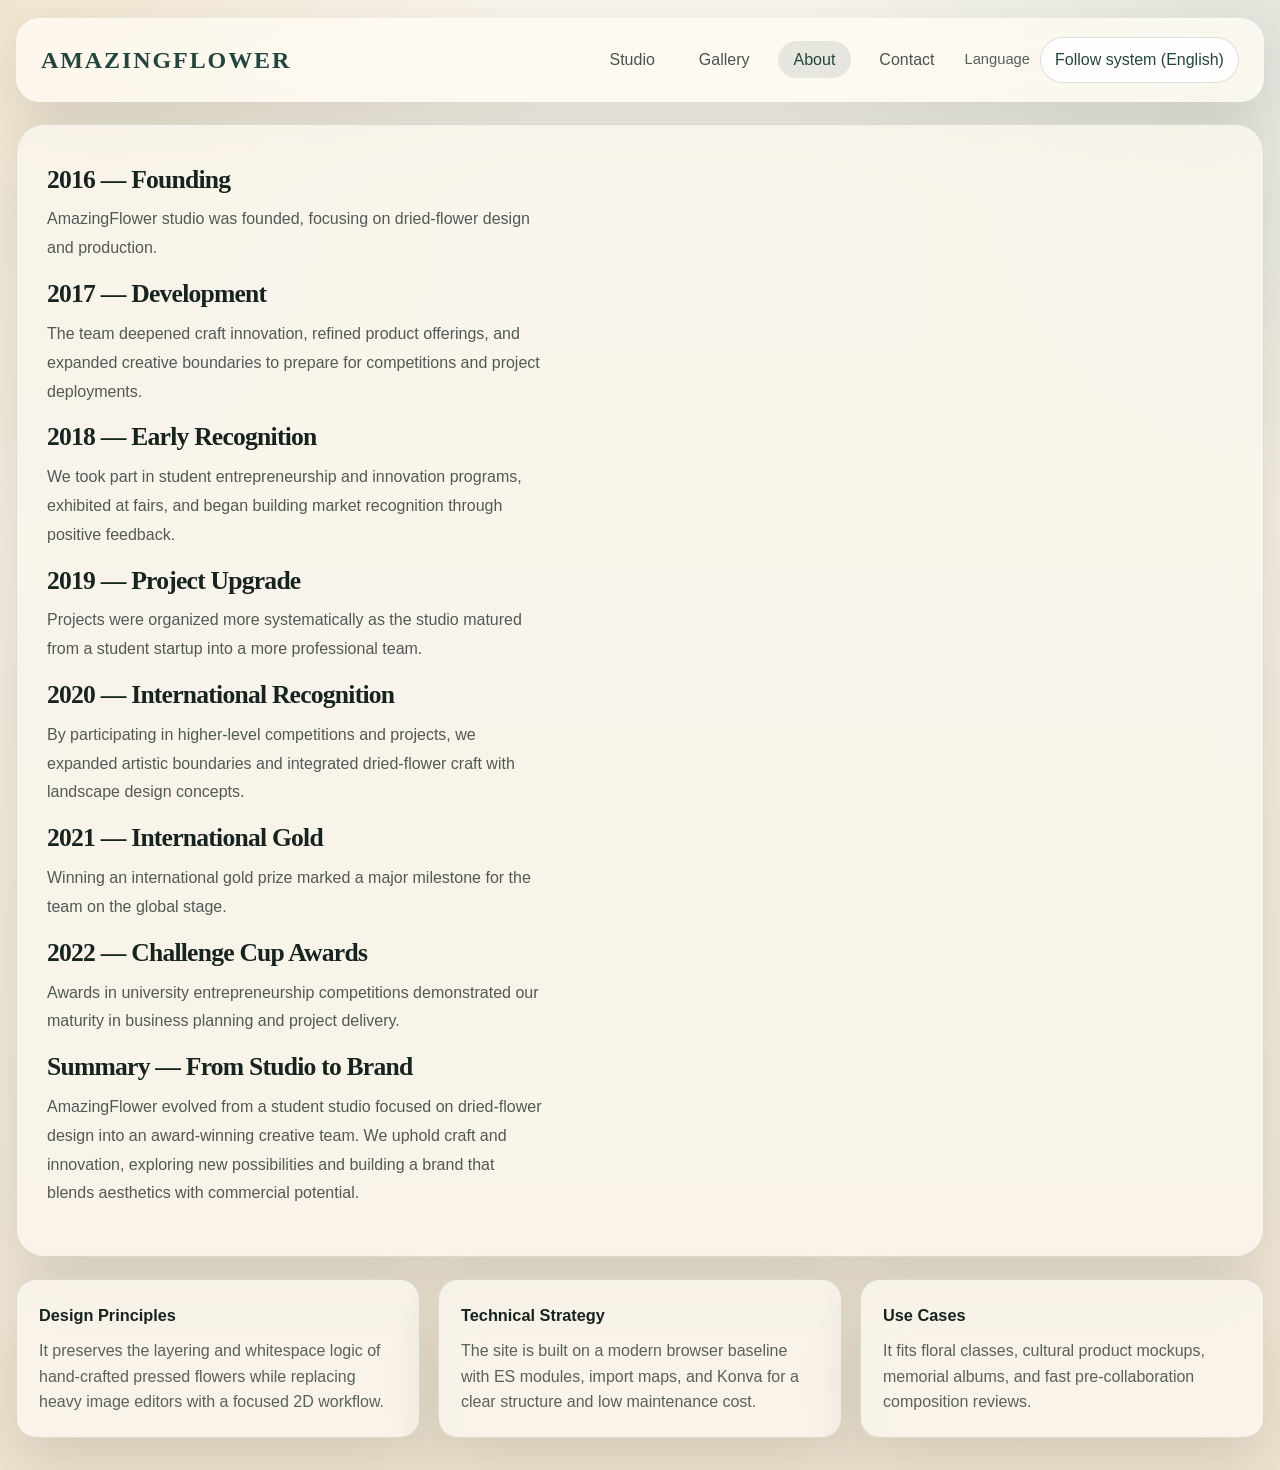
<file: aboutUs.html>
<!DOCTYPE html>
<html lang="zh-CN">
<head>
    <meta charset="UTF-8">
    <meta name="viewport" content="width=device-width, initial-scale=1.0">
    <title data-i18n="page.about.metaTitle">关于我们</title>
    <link rel="stylesheet" href="./style/index.css">
    <link rel="modulepreload" href="./script/pages/static-page.js" crossorigin="anonymous">
    <script type="module" src="./script/pages/static-page.js" crossorigin="anonymous"></script>
</head>
<body class="page page--content">
    <nav class="navbar">
        <a href="./index.html" class="logo" data-i18n="app.brand">哎呀花 - 云押花平台</a>
        <div class="navbar__actions">
            <ul class="nav-links">
                <li><a href="./index.html" data-i18n="nav.studio">编辑台</a></li>
                <li><a href="./gallery.html" data-i18n="nav.gallery">作品展示</a></li>
                <li><a href="./aboutUs.html" aria-current="page" data-i18n="nav.about">关于我们</a></li>
                <li><a href="./contact.html" data-i18n="nav.contact">联系方式</a></li>
            </ul>
            <label class="locale-picker">
                <span class="locale-picker__label" data-i18n="locale.label">语言</span>
                <select class="locale-picker__select" data-locale-select></select>
            </label>
        </div>
    </nav>

    <main class="content-shell">
        <section class="content-hero about-timeline">
            <h1 class="panel__title" data-i18n="page.about.timeline.2016.title">2016年 · 创立起步</h1>
            <p class="panel__lead" data-i18n="page.about.timeline.2016.body">Loading ...</p>

            <h2 class="panel__title" data-i18n="page.about.timeline.2017.title">2017年 · 沉淀积累</h2>
            <p class="panel__lead" data-i18n="page.about.timeline.2017.body">Loading ...</p>

            <h2 class="panel__title" data-i18n="page.about.timeline.2018.title">2018年 · 初露锋芒</h2>
            <p class="panel__lead" data-i18n="page.about.timeline.2018.body">Loading ...</p>

            <h2 class="panel__title" data-i18n="page.about.timeline.2019.title">2019年 · 项目升级</h2>
            <p class="panel__lead" data-i18n="page.about.timeline.2019.body">Loading ...</p>

            <h2 class="panel__title" data-i18n="page.about.timeline.2020.title">2020年 · 国际认可</h2>
            <p class="panel__lead" data-i18n="page.about.timeline.2020.body">Loading ...</p>

            <h2 class="panel__title" data-i18n="page.about.timeline.2021.title">2021年 · 国际金奖</h2>
            <p class="panel__lead" data-i18n="page.about.timeline.2021.body">Loading ...</p>

            <h2 class="panel__title" data-i18n="page.about.timeline.2022.title">2022年 · 挑战杯双奖</h2>
            <p class="panel__lead" data-i18n="page.about.timeline.2022.body">Loading ...</p>

            <h2 class="panel__title" data-i18n="page.about.timeline.summary.title">总结：从工作室到品牌</h2>
            <p class="panel__lead" data-i18n="page.about.timeline.summary.body">Loading ...</p>

        </section>
        <section class="info-grid">
            <article class="info-card">
                <h2 data-i18n="page.about.card1.title">设计原则</h2>
                <p data-i18n="page.about.card1.body">优先保留手工押花的层次感与留白逻辑，用轻量化 2D 编辑器代替笨重的图像处理流程。</p>
            </article>
            <article class="info-card">
                <h2 data-i18n="page.about.card2.title">技术策略</h2>
                <p data-i18n="page.about.card2.body">站点采用现代浏览器基线、ES Modules、Import Map 与 Konva，强调清晰结构与低维护成本。</p>
            </article>
            <article class="info-card">
                <h2 data-i18n="page.about.card3.title">适用场景</h2>
                <p data-i18n="page.about.card3.body">适合花艺课程、文创打样、纪念花册排版和线上协作前的快速构图讨论。</p>
            </article>
        </section>
    </main>
</body>
</html>
</file>
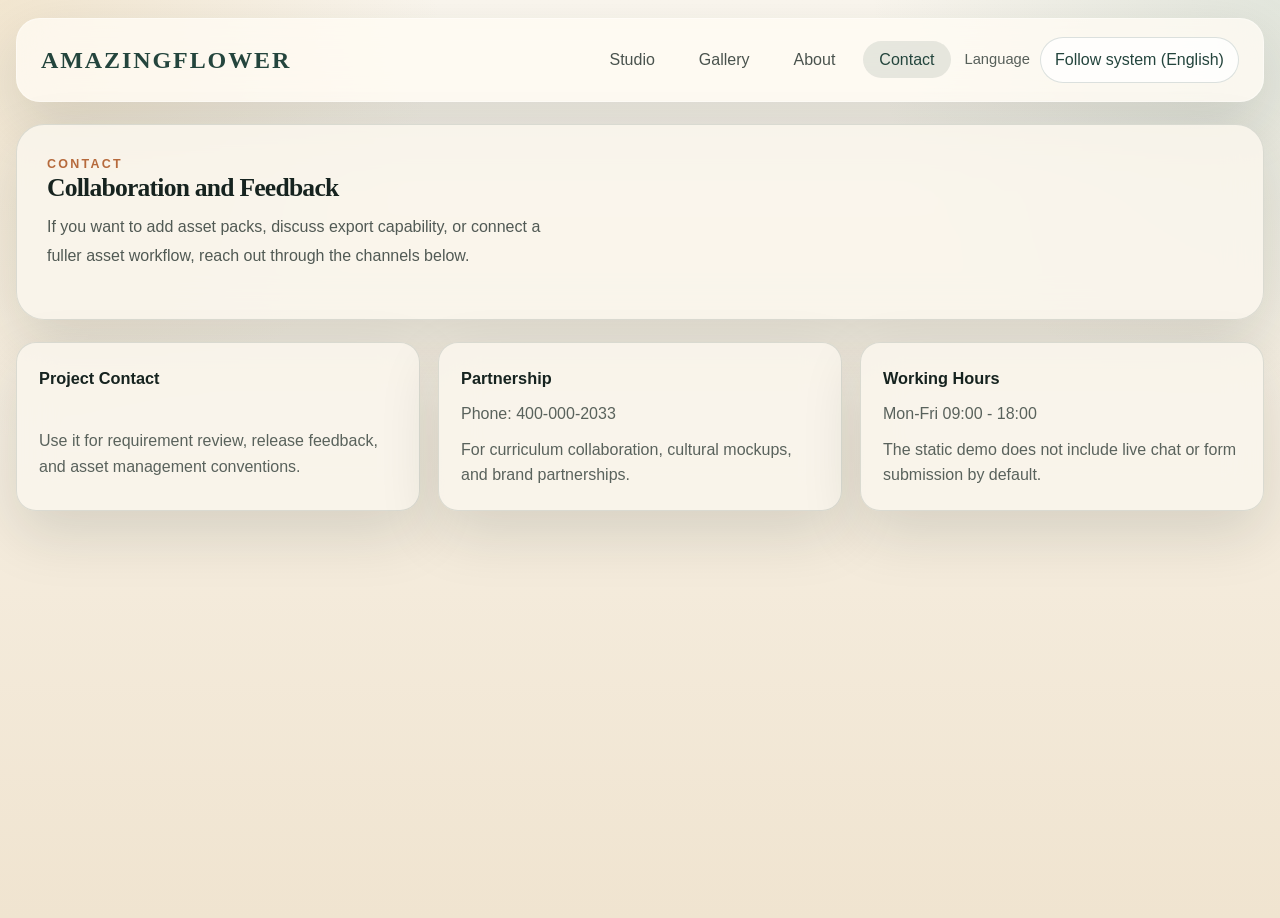
<file: contact.html>
<!DOCTYPE html>
<html lang="zh-CN">
<head>
    <meta charset="UTF-8">
    <meta name="viewport" content="width=device-width, initial-scale=1.0">
    <title data-i18n="page.contact.metaTitle">联系方式</title>
    <link rel="stylesheet" href="./style/index.css">
    <link rel="modulepreload" href="./script/pages/static-page.js" crossorigin="anonymous">
    <script type="module" src="./script/pages/static-page.js" crossorigin="anonymous"></script>
</head>
<body class="page page--content">
    <nav class="navbar">
        <a href="./index.html" class="logo" data-i18n="app.brand">哎呀花 - 云押花平台</a>
        <div class="navbar__actions">
            <ul class="nav-links">
                <li><a href="./index.html" data-i18n="nav.studio">编辑台</a></li>
                <li><a href="./gallery.html" data-i18n="nav.gallery">作品展示</a></li>
                <li><a href="./aboutUs.html" data-i18n="nav.about">关于我们</a></li>
                <li><a href="./contact.html" aria-current="page" data-i18n="nav.contact">联系方式</a></li>
            </ul>
            <label class="locale-picker">
                <span class="locale-picker__label" data-i18n="locale.label">语言</span>
                <select class="locale-picker__select" data-locale-select></select>
            </label>
        </div>
    </nav>

    <main class="content-shell">
        <section class="content-hero">
            <p class="panel__eyebrow" data-i18n="page.contact.eyebrow">Contact</p>
            <h1 class="panel__title" data-i18n="page.contact.title">协作与反馈</h1>
            <p class="panel__lead" data-i18n="page.contact.lead">如果你要追加素材包、讨论导出能力或接入更完整的花材管理流程，可以从以下通道联系维护者。</p>
        </section>

        <section class="info-grid">
            <article class="info-card">
                <h2 data-i18n="page.contact.card1.title">项目沟通</h2>
                <p data-i18n="page.contact.card1.body1"></p>
                <p data-i18n="page.contact.card1.body2">用于需求整理、版本反馈与素材管理约定。</p>
            </article>
            <article class="info-card">
                <h2 data-i18n="page.contact.card2.title">合作咨询</h2>
                <p data-i18n="page.contact.card2.body1">电话：400-000-2033</p>
                <p data-i18n="page.contact.card2.body2">面向课程共建、文创试样与品牌合作。</p>
            </article>
            <article class="info-card">
                <h2 data-i18n="page.contact.card3.title">工作时间</h2>
                <p data-i18n="page.contact.card3.body1">周一至周五 09:00 - 18:00</p>
                <p data-i18n="page.contact.card3.body2">静态站点演示环境默认不包含在线客服与表单提交。</p>
            </article>
        </section>
    </main>
</body>
</html>
</file>
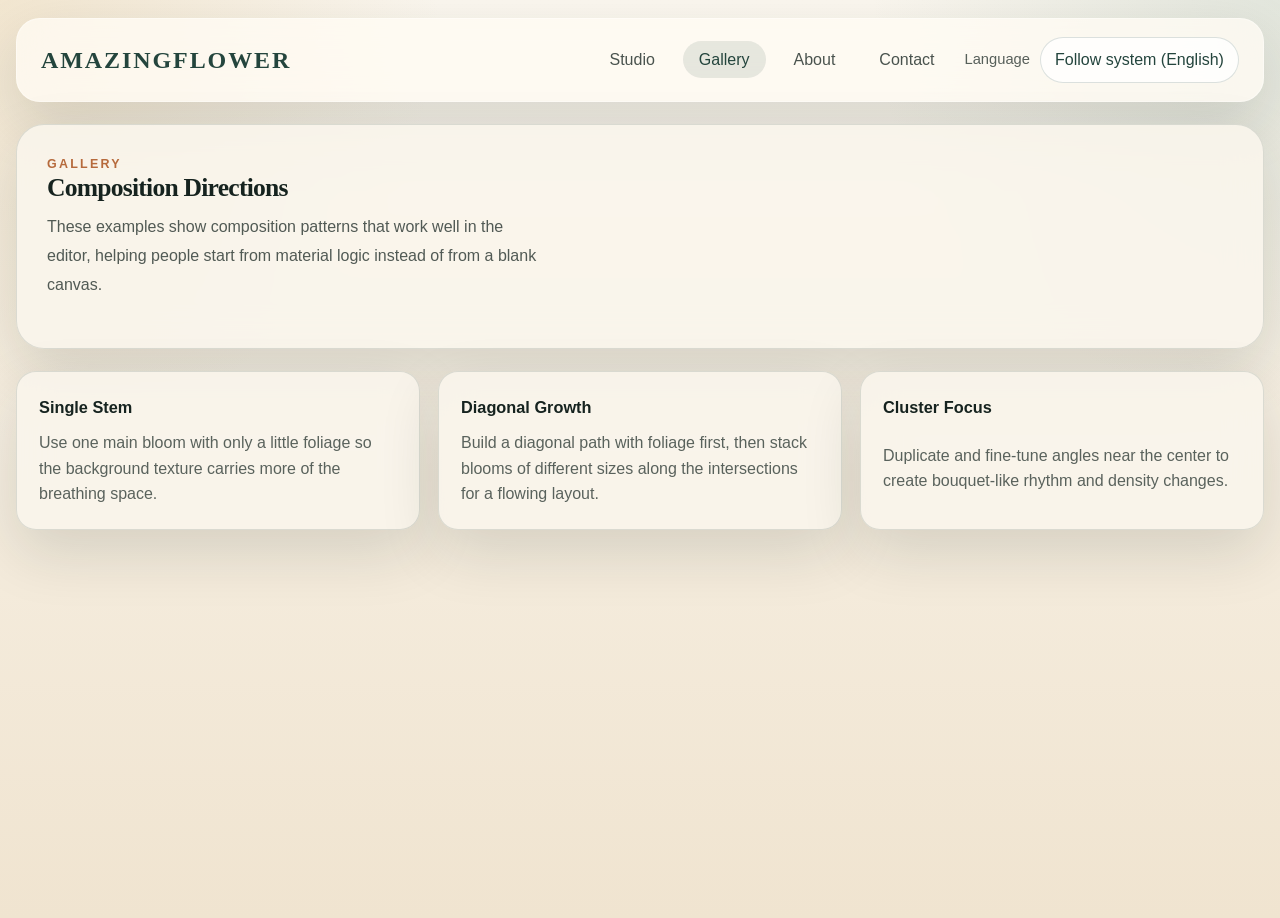
<file: gallery.html>
<!DOCTYPE html>
<html lang="zh-CN">
<head>
    <meta charset="UTF-8">
    <meta name="viewport" content="width=device-width, initial-scale=1.0">
    <title data-i18n="page.gallery.metaTitle">作品展示</title>
    <link rel="stylesheet" href="./style/index.css">
    <link rel="modulepreload" href="./script/pages/static-page.js" crossorigin="anonymous">
    <script type="module" src="./script/pages/static-page.js" crossorigin="anonymous"></script>
</head>
<body class="page page--content">
    <nav class="navbar">
        <a href="./index.html" class="logo" data-i18n="app.brand">哎呀花 - 云押花平台</a>
        <div class="navbar__actions">
            <ul class="nav-links">
                <li><a href="./index.html" data-i18n="nav.studio">编辑台</a></li>
                <li><a href="./gallery.html" aria-current="page" data-i18n="nav.gallery">作品展示</a></li>
                <li><a href="./aboutUs.html" data-i18n="nav.about">关于我们</a></li>
                <li><a href="./contact.html" data-i18n="nav.contact">联系方式</a></li>
            </ul>
            <label class="locale-picker">
                <span class="locale-picker__label" data-i18n="locale.label">语言</span>
                <select class="locale-picker__select" data-locale-select></select>
            </label>
        </div>
    </nav>

    <main class="content-shell">
        <section class="content-hero">
            <p class="panel__eyebrow" data-i18n="page.gallery.eyebrow">Gallery</p>
            <h1 class="panel__title" data-i18n="page.gallery.title">构图方向示例</h1>
            <p class="panel__lead" data-i18n="page.gallery.lead">这里展示的是几种适合在电子押花编辑台中快速试排的构图逻辑，帮助使用者从素材开始而不是从空白画布开始。</p>
        </section>

        <section class="info-grid">
            <article class="info-card">
                <h2 data-i18n="page.gallery.card1.title">单枝留白</h2>
                <p data-i18n="page.gallery.card1.body">以一朵主花搭配少量叶材，让背景纹理承担更多视觉呼吸感。</p>
            </article>
            <article class="info-card">
                <h2 data-i18n="page.gallery.card2.title">对角生长</h2>
                <p data-i18n="page.gallery.card2.body">使用叶片先建立斜向路径，再在交点堆叠不同尺寸的花朵，构成流动式布局。</p>
            </article>
            <article class="info-card">
                <h2 data-i18n="page.gallery.card3.title">簇状聚焦</h2>
                <p data-i18n="page.gallery.card3.body">在中心区域连续复制并细调角度，用重复节奏做出花束感与密度变化。</p>
            </article>
        </section>
    </main>
</body>
</html>
</file>
<file: style/index.css>
:root {
    --paper: #f5efe2;
    --paper-strong: #ece2cf;
    --sand: #ddc8a3;
    --moss: #24453d;
    --moss-soft: #355a52;
    --ink: #16231f;
    --accent: #b66a3c;
    --accent-soft: #d88b58;
    --panel: rgba(250, 245, 236, 0.88);
    --panel-border: rgba(36, 69, 61, 0.14);
    --shadow: 0 22px 60px rgba(20, 32, 28, 0.14);
    --radius-xl: 28px;
    --radius-lg: 20px;
    --radius-md: 14px;
    --content-width: min(1280px, calc(100vw - 32px));
    color-scheme: light;
}

* {
    box-sizing: border-box;
    margin: 0;
    padding: 0;
}

[hidden] {
    display: none !important;
}

html {
    background:
        radial-gradient(circle at top left, rgba(214, 177, 111, 0.24), transparent 28%),
        radial-gradient(circle at top right, rgba(116, 154, 139, 0.18), transparent 26%),
        linear-gradient(180deg, #fbf7ef 0%, #f0e4d0 100%);
}

body {
    color: var(--ink);
    font-family: "Noto Sans SC", "PingFang SC", "Microsoft YaHei", "Segoe UI", sans-serif;
    line-height: 1.6;
    min-height: 100vh;
}

img {
    display: block;
    max-width: 100%;
}

button,
input,
textarea,
select {
    font: inherit;
}

a {
    color: inherit;
}

.page {
    min-height: 100vh;
}

.navbar {
    align-items: center;
    backdrop-filter: blur(18px);
    background: rgba(255, 251, 244, 0.78);
    border: 1px solid rgba(255, 255, 255, 0.35);
    border-radius: 24px;
    box-shadow: var(--shadow);
    display: flex;
    justify-content: space-between;
    margin: 18px auto 0;
    padding: 18px 24px;
    width: var(--content-width);
}

.navbar__actions {
    align-items: center;
    display: flex;
    flex-wrap: wrap;
    gap: 14px;
    justify-content: flex-end;
}

.logo {
    color: var(--moss);
    font-family: "Georgia", "Times New Roman", serif;
    font-size: 1.5rem;
    font-weight: 700;
    letter-spacing: 0.08em;
    text-decoration: none;
    text-transform: uppercase;
}

.nav-links {
    display: flex;
    flex-wrap: wrap;
    gap: 12px;
    list-style: none;
}

.nav-links a {
    border-radius: 999px;
    color: rgba(22, 35, 31, 0.78);
    padding: 10px 16px;
    text-decoration: none;
    transition: background-color 180ms ease, color 180ms ease, transform 180ms ease;
}

.nav-links a:hover,
.nav-links a[aria-current="page"] {
    background: rgba(36, 69, 61, 0.11);
    color: var(--moss);
    transform: translateY(-1px);
}

.locale-picker {
    align-items: center;
    display: inline-flex;
    gap: 10px;
}

.locale-picker__label {
    color: rgba(22, 35, 31, 0.72);
    font-size: 0.92rem;
}

.locale-picker__select {
    appearance: none;
    background: rgba(255, 255, 255, 0.82);
    border: 1px solid rgba(36, 69, 61, 0.16);
    border-radius: 999px;
    color: var(--moss);
    cursor: pointer;
    min-width: 144px;
    padding: 9px 14px;
}

.studio-layout,
.content-shell {
    margin: 22px auto 32px;
    width: var(--content-width);
}

.studio-layout {
    align-items: start;
    display: grid;
    gap: 20px;
    grid-template-columns: minmax(300px, 360px) minmax(0, 1fr);
    min-height: calc(100vh - 126px);
}

.panel,
.content-hero,
.info-card {
    backdrop-filter: blur(18px);
    background: var(--panel);
    border: 1px solid var(--panel-border);
    box-shadow: var(--shadow);
}

.panel {
    border-radius: var(--radius-xl);
    padding: 24px;
}

.panel--palette {
    display: grid;
    gap: 18px;
    grid-template-rows: auto auto minmax(0, 1fr);
    min-height: 0;
}

.panel--canvas {
    align-content: start;
    align-self: start;
    display: grid;
    gap: 16px;
    grid-template-rows: auto auto auto;
    min-height: 0;
}

.panel__eyebrow {
    color: var(--accent);
    font-size: 0.78rem;
    font-weight: 700;
    letter-spacing: 0.18em;
    text-transform: uppercase;
}

.panel__title {
    font-family: "Georgia", "Times New Roman", serif;
    font-size: clamp(1rem, 2vw, 1.8rem);
    letter-spacing: -0.03em;
    line-height: 1.05;
}

.panel__title--compact {
    font-size: clamp(1.5rem, 2.3vw, 2rem);
    line-height: 1.15;
    white-space: normal;
}

.panel__lead {
    color: rgba(22, 35, 31, 0.74);
    max-width: 56ch;
}

/* 增加关于页面标题与段落的垂直间距，缓解排版过密 */
.panel__title {
    margin: 0 0 12px 0;
}

.panel__lead {
    margin: 0 0 18px 0;
    line-height: 1.8;
}

.about-timeline .panel__title {
    margin-top: 12px;
}

.asset-palette {
    align-content: start;
    display: grid;
    gap: 18px;
    min-height: 0;
    overflow: auto;
    padding-right: 4px;
}

.asset-browser {
    align-content: start;
    display: grid;
    gap: 18px;
}

.asset-browser__folders,
.asset-browser__content,
.folder-section {
    display: grid;
    gap: 12px;
}

.asset-browser__header,
.folder-section__header {
    display: grid;
    gap: 4px;
}

.asset-browser__title,
.folder-section__title,
.panel-section__title {
    font-size: 1rem;
}

.asset-browser__hint,
.folder-card__count,
.asset-browser__empty {
    color: rgba(22, 35, 31, 0.62);
    font-size: 0.9rem;
}

.background-grid {
    display: grid;
    gap: 10px;
    grid-template-columns: repeat(2, minmax(0, 1fr));
}

.background-card {
    background: linear-gradient(180deg, rgba(255, 255, 255, 0.9), rgba(244, 235, 219, 0.94));
    border: 1px solid rgba(36, 69, 61, 0.12);
    border-radius: var(--radius-lg);
    cursor: pointer;
    display: grid;
    gap: 10px;
    padding: 10px;
    text-align: left;
    transition: transform 180ms ease, box-shadow 180ms ease, border-color 180ms ease;
}

.background-card:hover:enabled,
.background-card.is-active {
    border-color: rgba(182, 106, 60, 0.34);
    box-shadow: 0 18px 30px rgba(182, 106, 60, 0.14);
    transform: translateY(-2px);
}

.background-card:disabled {
    cursor: progress;
    opacity: 0.72;
}

.background-card__preview {
    aspect-ratio: 3 / 4;
    border-radius: 16px;
    object-fit: cover;
    width: 100%;
}

.background-card__title {
    font-size: 0.92rem;
}

.folder-grid {
    display: grid;
    gap: 10px;
    grid-template-columns: repeat(auto-fit, minmax(132px, 1fr));
}

.folder-card {
    align-content: start;
    background: linear-gradient(180deg, rgba(255, 250, 241, 0.92), rgba(243, 233, 214, 0.92));
    border: 1px solid rgba(36, 69, 61, 0.12);
    border-radius: var(--radius-lg);
    cursor: pointer;
    display: grid;
    gap: 8px;
    justify-items: start;
    min-height: 112px;
    padding: 14px;
    text-align: left;
    transition: transform 180ms ease, border-color 180ms ease, box-shadow 180ms ease;
}

.folder-card:hover,
.folder-card.is-active {
    border-color: rgba(182, 106, 60, 0.34);
    box-shadow: 0 18px 32px rgba(182, 106, 60, 0.12);
    transform: translateY(-2px);
}

.folder-card__icon {
    background: linear-gradient(180deg, #dbb878, #d4a95c);
    border-radius: 10px;
    display: inline-flex;
    height: 30px;
    position: relative;
    width: 46px;
}

.folder-card__icon::before {
    background: #e6c78f;
    border-radius: 8px 8px 0 0;
    content: '';
    height: 10px;
    left: 4px;
    position: absolute;
    top: -4px;
    width: 18px;
}

.folder-card__title {
    font-size: 0.96rem;
}

.asset-grid {
    display: grid;
    gap: 12px;
}

.panel-section {
    display: grid;
    gap: 10px;
}

.panel-section__header {
    align-items: center;
    display: flex;
    justify-content: space-between;
}

.panel-section--layers {
    min-height: 0;
}

.layer-list {
    display: grid;
    gap: 8px;
    max-height: 260px;
    min-height: 92px;
    overflow: auto;
}

.layer-list--empty {
    align-items: center;
    color: rgba(22, 35, 31, 0.56);
    display: flex;
    min-height: 92px;
}

.layer-item {
    align-items: center;
    background: rgba(255, 255, 255, 0.66);
    border: 1px solid rgba(36, 69, 61, 0.12);
    border-radius: var(--radius-md);
    cursor: grab;
    display: grid;
    gap: 10px;
    grid-template-columns: auto minmax(0, 1fr);
    padding: 12px 14px;
    text-align: left;
    transition: border-color 180ms ease, background-color 180ms ease, transform 180ms ease;
}

.layer-item:hover {
    border-color: rgba(36, 69, 61, 0.28);
    transform: translateY(-1px);
}

.layer-item.is-active {
    background: rgba(36, 69, 61, 0.12);
    border-color: rgba(36, 69, 61, 0.38);
}

.layer-item.is-drop-target {
    box-shadow: inset 0 0 0 2px rgba(182, 106, 60, 0.42);
}

.layer-item__handle {
    color: rgba(22, 35, 31, 0.45);
    font-size: 1rem;
    letter-spacing: 0.12em;
}

.layer-item__label {
    overflow: hidden;
    text-overflow: ellipsis;
    white-space: nowrap;
}

.asset-card {
    align-items: center;
    background: linear-gradient(180deg, rgba(255, 255, 255, 0.82), rgba(247, 239, 225, 0.92));
    border: 1px solid rgba(36, 69, 61, 0.12);
    border-radius: var(--radius-lg);
    cursor: grab;
    display: grid;
    gap: 14px;
    grid-template-columns: 84px minmax(0, 1fr);
    padding: 14px;
    text-align: left;
    transition: transform 180ms ease, box-shadow 180ms ease, border-color 180ms ease;
}

.asset-card:hover {
    border-color: rgba(182, 106, 60, 0.36);
    box-shadow: 0 18px 30px rgba(182, 106, 60, 0.14);
    transform: translateY(-3px);
}

.asset-card__preview {
    aspect-ratio: 1;
    min-height: 84px;
    object-fit: contain;
    width: 100%;
}

.asset-card__meta {
    display: grid;
    min-width: 0;
}

.asset-card__title {
    font-size: 0.96rem;
}

.toolbar {
    align-content: start;
    align-items: start;
    background: rgba(255, 252, 246, 0.78);
    border: 1px solid rgba(36, 69, 61, 0.1);
    border-radius: var(--radius-lg);
    display: grid;
    gap: 12px;
    justify-items: stretch;
    justify-self: stretch;
    max-width: none;
    padding: 16px;
    width: 100%;
}

.toolbar__group {
    align-items: flex-start;
    display: flex;
    flex-wrap: wrap;
    gap: 10px;
    width: 100%;
}

.toolbar__group--selection,
.toolbar__group--crop,
.toolbar__group--system {
    justify-content: flex-start;
}

.toolbar__meta {
    align-items: center;
    display: flex;
    min-height: 42px;
    width: 100%;
}

.toolbar button {
    align-items: center;
    background: var(--moss);
    border: none;
    border-radius: 999px;
    color: #f7f2e8;
    cursor: pointer;
    display: inline-flex;
    justify-content: center;
    padding: 10px 14px;
    transition: transform 180ms ease, opacity 180ms ease, background-color 180ms ease;
}

.toolbar button:hover:enabled {
    background: var(--moss-soft);
    transform: translateY(-1px);
}

.toolbar button:disabled {
    cursor: not-allowed;
    opacity: 0.42;
}

.toolbar__ghost {
    background: rgba(36, 69, 61, 0.08) !important;
    color: var(--moss) !important;
}

.toolbar__accent {
    background: var(--accent) !important;
    color: #fff7ef !important;
}

.toolbar__accent:hover:enabled {
    background: var(--accent-soft) !important;
}

.toolbar__selection {
    align-items: center;
    color: rgba(22, 35, 31, 0.72);
    display: flex;
    min-height: 42px;
    width: 100%;
}

.stage-frame {
    background:
        radial-gradient(circle at top, rgba(214, 177, 111, 0.12), transparent 35%),
        linear-gradient(180deg, rgba(255, 255, 255, 0.58), rgba(236, 226, 207, 0.78));
    border: 1px solid rgba(36, 69, 61, 0.1);
    border-radius: calc(var(--radius-xl) + 4px);
    display: grid;
    min-height: clamp(440px, 70vh, 880px);
    overflow: hidden;
    padding: 18px;
    place-items: center;
    position: relative;
}

/* 背景加载覆盖层 */
.bg-loader {
    position: absolute;
    inset: 0;
    display: flex;
    align-items: center;
    justify-content: center;
    flex-direction: column;
    gap: 12px;
    background: linear-gradient(180deg, rgba(255,255,255,0.6), rgba(240,236,225,0.6));
    z-index: 40;
    pointer-events: none;
    opacity: 0;
    transition: opacity 240ms ease;
}

.bg-loader.is-loading {
    pointer-events: all;
    opacity: 1;
}

.bg-spinner {
    width: 44px;
    height: 44px;
    border-radius: 50%;
    border: 4px solid rgba(36,69,61,0.12);
    border-top-color: rgba(36,69,61,0.84);
    animation: bg-spin 1s linear infinite;
}

@keyframes bg-spin {
    to { transform: rotate(360deg); }
}

.bg-message {
    color: rgba(22,35,31,0.8);
    font-size: 0.95rem;
}

.stage-frame.is-drop-target {
    box-shadow: inset 0 0 0 2px rgba(182, 106, 60, 0.45);
}

.stage-host {
    background:
        linear-gradient(135deg, rgba(245, 239, 226, 0.92), rgba(255, 250, 243, 0.7)),
        linear-gradient(0deg, rgba(255, 255, 255, 0.18), rgba(255, 255, 255, 0.18));
    border-radius: calc(var(--radius-xl) - 2px);
    height: auto;
    max-height: 100%;
    max-width: 100%;
    min-height: 0;
    min-width: 0;
    overflow: hidden;
    width: auto;
}

.stage-host canvas {
    border-radius: inherit;
}

.stage-host.is-cropping {
    box-shadow: inset 0 0 0 2px rgba(182, 106, 60, 0.28);
}

.status-bar {
    color: rgba(22, 35, 31, 0.72);
    min-height: 24px;
    padding: 0 4px;
}

.content-shell {
    display: grid;
    gap: 22px;
}

.content-hero {
    border-radius: var(--radius-xl);
    padding: 30px;
}

.info-grid {
    display: grid;
    gap: 18px;
    grid-template-columns: repeat(auto-fit, minmax(220px, 1fr));
}

.info-card {
    border-radius: var(--radius-lg);
    display: grid;
    gap: 10px;
    padding: 22px;
}

.info-card h2 {
    font-size: 1.02rem;
}

.info-card p {
    color: rgba(22, 35, 31, 0.7);
}

@media (max-width: 1024px) {
    .studio-layout {
        grid-template-columns: 1fr;
    }

    .layer-list {
        max-height: 220px;
    }
}

@media (max-width: 720px) {
    .navbar {
        align-items: flex-start;
        flex-direction: column;
        gap: 14px;
    }

    .navbar__actions,
    .locale-picker,
    .locale-picker__select {
        width: 100%;
    }

    .panel,
    .content-hero,
    .info-card {
        border-radius: 22px;
    }

    .panel__title--compact {
        font-size: 1.4rem;
    }

    .toolbar {
        width: 100%;
    }

    .toolbar__group,
    .toolbar__meta {
        width: 100%;
    }

    .toolbar__group {
        display: grid;
        gap: 10px;
        grid-template-columns: repeat(auto-fit, minmax(140px, 1fr));
    }

    .toolbar button,
    .toolbar__selection {
        width: 100%;
    }

    .folder-grid {
        grid-template-columns: 1fr 1fr;
    }

    .background-grid {
        grid-template-columns: 1fr 1fr;
    }

    .stage-frame {
        min-height: 360px;
        padding: 12px;
    }
}
</file>
